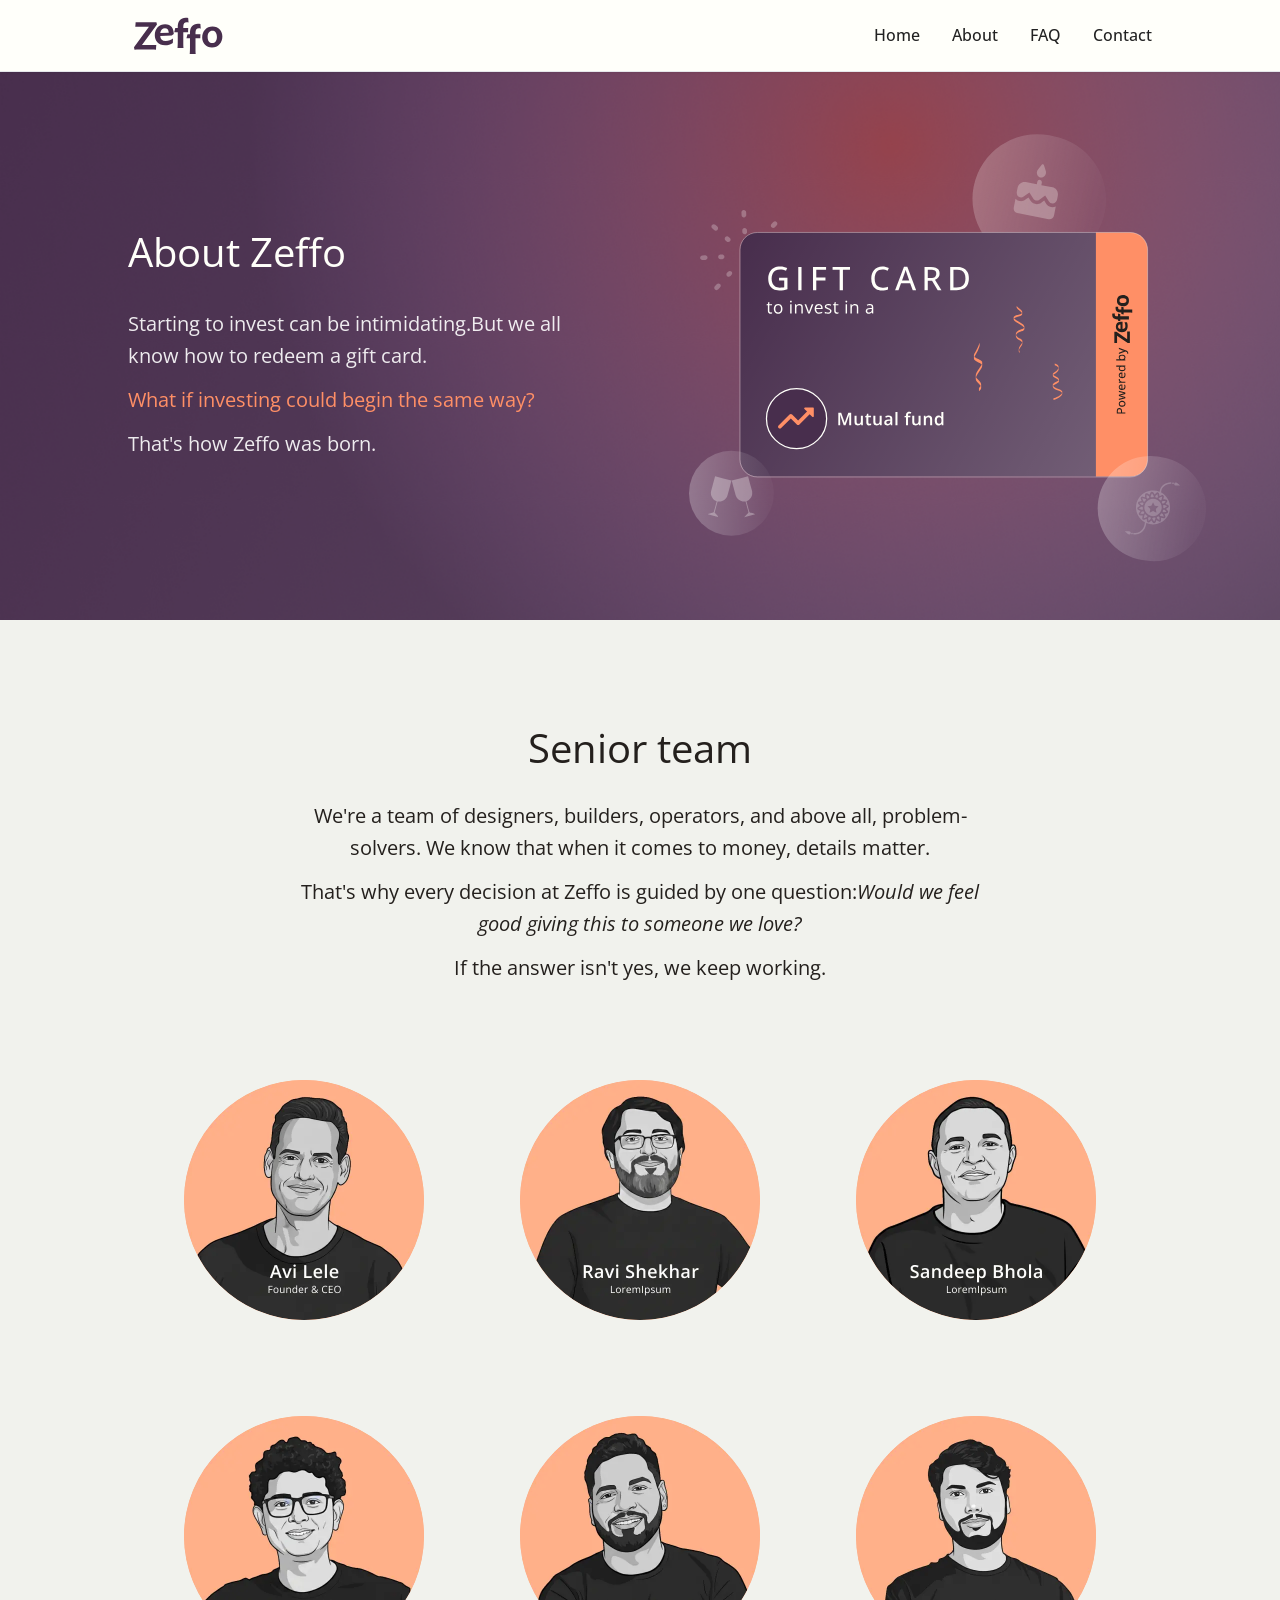
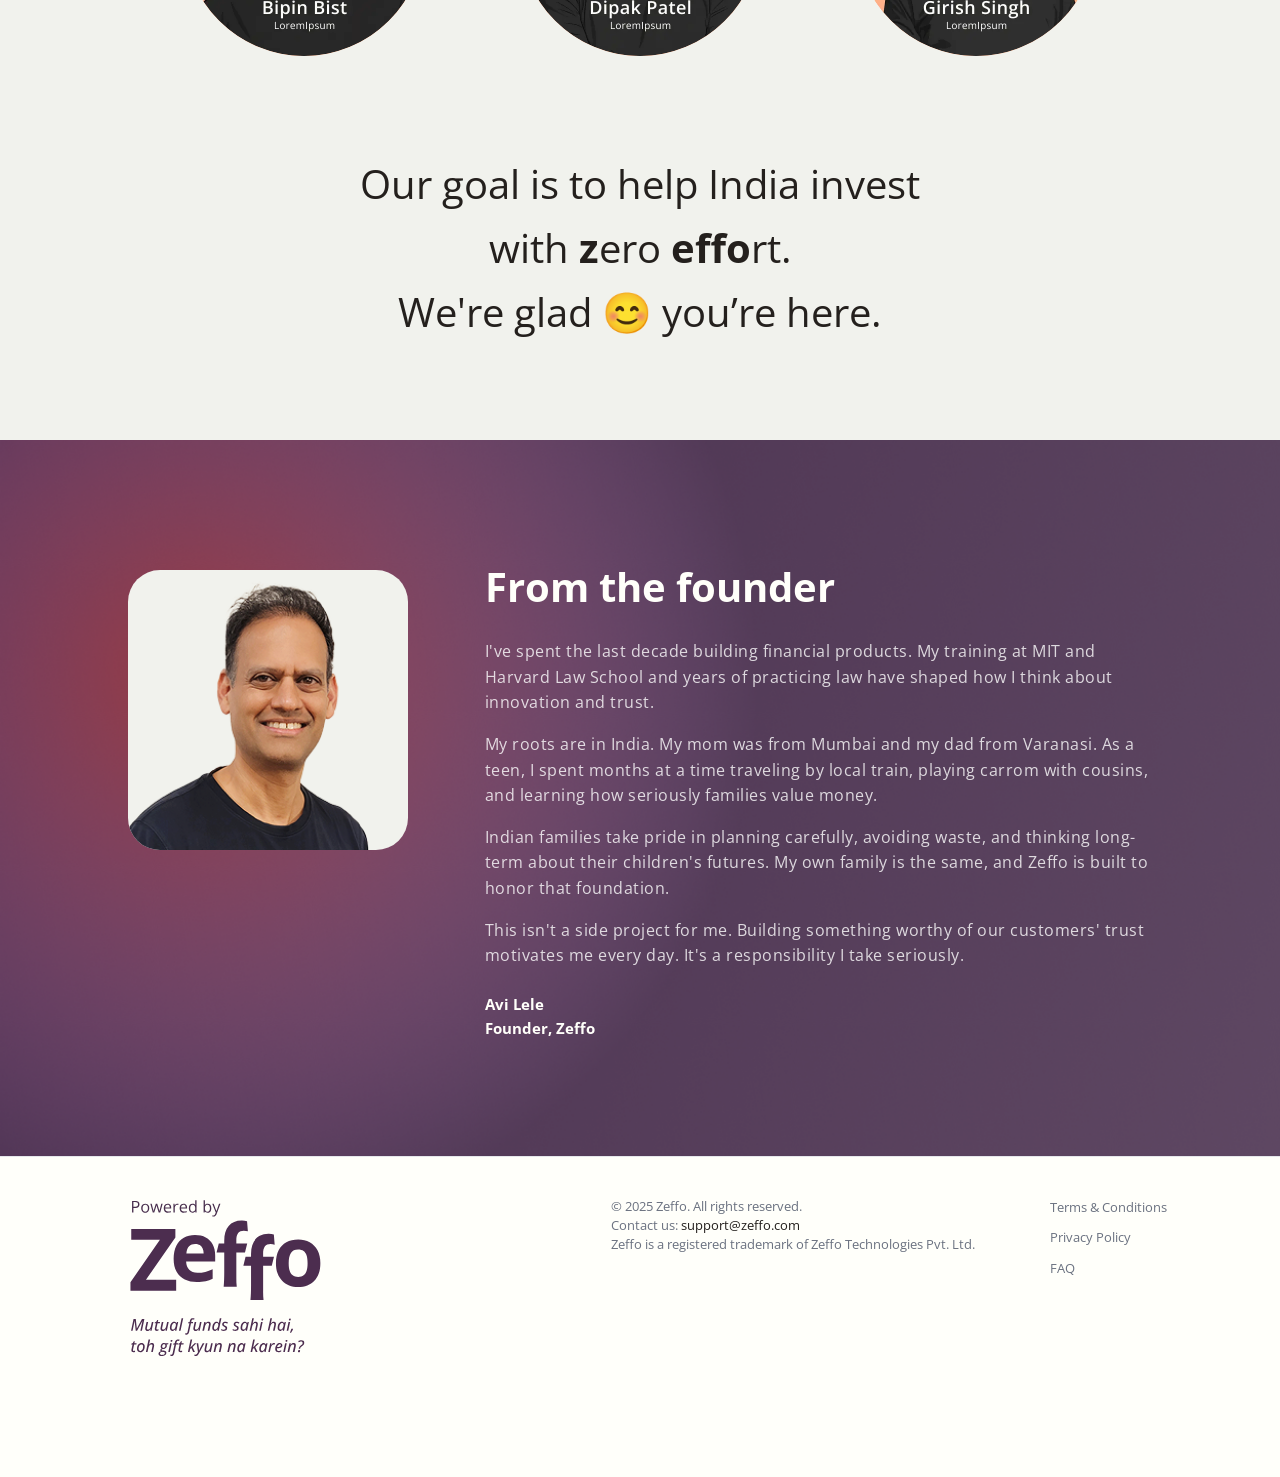
<file: about.html>
<!DOCTYPE html>
<html lang="en">
<head>
  <meta charset="UTF-8">
  <meta name="viewport" content="width=device-width, initial-scale=1.0">
  <title>About Us — Zeffo</title>
  <meta name="description" content="Learn about Zeffo — the team and mission behind mutual fund gift cards.">
  <link rel="preconnect" href="https://fonts.googleapis.com">
  <link rel="preconnect" href="https://fonts.gstatic.com" crossorigin>
  <link rel="stylesheet" href="https://fonts.googleapis.com/css2?family=Open+Sans:wght@400;500;600;700&display=swap">
  <link rel="stylesheet" href="css/style.css">
</head>
<body>

  <!-- Header -->
  <header class="header" role="banner">
    <div class="header__container">
      <a href="index.html" class="header__logo" aria-label="Zeffo Home">
        <img src="assets/images/logo.svg" alt="Zeffo" height="36">
      </a>

      <button class="header__menu-btn" aria-label="Open menu" aria-expanded="false" aria-controls="nav-menu">
        <span class="header__menu-icon"></span>
      </button>

      <nav class="header__nav" id="nav-menu" role="navigation" aria-label="Main navigation">
        <ul class="header__nav-list">
          <li><a href="index.html" class="header__nav-link">Home</a></li>
          <li><a href="about.html" class="header__nav-link header__nav-link--active">About</a></li>
          <li><a href="faqs.html" class="header__nav-link">FAQ</a></li>
          <li><a href="contact.html" class="header__nav-link">Contact</a></li>
        </ul>
      </nav>
    </div>
  </header>

  <main>
    <!-- About Banner -->
    <section class="about-banner">
      <div class="about-banner__container">
        <div class="about-banner__text">
          <h1 class="about-banner__heading">About Zeffo</h1>
          <p class="about-banner__line">Starting to invest can be intimidating.But we all know how to redeem a gift card.</p>
          <p class="about-banner__line about-banner__line--highlight">What if investing could begin the same way?</p>
          <p class="about-banner__line">That's how Zeffo was born.</p>
        </div>
        <div class="about-banner__image">
          <img src="assets/images/about_gc.svg" alt="Zeffo gift card" width="697" height="518">
        </div>
      </div>
    </section>

    <!-- Senior Team Section -->
    <section class="senior-team">
      <div class="senior-team__container">
        <h2 class="senior-team__heading">Senior team</h2>
        <p class="senior-team__desc">We're a team of designers, builders, operators, and above all, problem-solvers. We know that when it comes to money, details matter.</p>
        <p class="senior-team__desc">That's why every decision at Zeffo is guided by one question:<em>Would we feel good giving this to someone we love?</em></p>
        <p class="senior-team__desc">If the answer isn't yes, we keep working.</p>

        <div class="senior-team__grid">
          <div class="senior-team__member">
            <div class="senior-team__photo">
              <img src="assets/images/team_1.webp" alt="Team member" width="576" height="577" loading="lazy">
            </div>
            <!-- <p class="senior-team__name">Avi Lele</p>
            <p class="senior-team__role">Founder & CEO</p> -->
          </div>
          <div class="senior-team__member">
            <div class="senior-team__photo">
              <img src="assets/images/team_2.webp" alt="Team member" width="782" height="781" loading="lazy">
            </div>
            <!-- <p class="senior-team__name">Ravi Shekhar</p>
            <p class="senior-team__role">LoremIpsum</p> -->
          </div>
          <div class="senior-team__member">
            <div class="senior-team__photo">
              <img src="assets/images/team_3.webp" alt="Team member" width="673" height="673" loading="lazy">
            </div>
            <!-- <p class="senior-team__name">Sandeep Bhola</p>
            <p class="senior-team__role">LoremIpsum</p> -->
          </div>
          <div class="senior-team__member">
            <div class="senior-team__photo">
              <img src="assets/images/team_4.webp" alt="Team member" width="733" height="733" loading="lazy">
            </div>
            <!-- <p class="senior-team__name">Bipin Bist</p>
            <p class="senior-team__role">LoremIpsum</p> -->
          </div>
          <div class="senior-team__member">
            <div class="senior-team__photo">
              <img src="assets/images/team_5.webp" alt="Team member" width="653" height="653" loading="lazy">
            </div>
            <!-- <p class="senior-team__name">Dipak Patel</p>
            <p class="senior-team__role">LoremIpsum</p> -->
          </div>
          <div class="senior-team__member">
            <div class="senior-team__photo">
              <img src="assets/images/team_6.webp" alt="Team member" width="618" height="617" loading="lazy">
            </div>
            <!-- <p class="senior-team__name">Girish Pratap Singh</p>
            <p class="senior-team__role">LoremIpsum</p> -->
          </div>
        </div>
        <div class="team__goal">
          <p class="senior-team__goal">Our goal is to help India invest <br/>with <b>z</b>ero <b>effo</b>rt.</p>
          <p class="senior-team__goal">We're glad 😊 you’re here.</p>
        </div>
      </div>
    </section>

    <!-- From the Founder Section -->
    <section class="founder">
      <div class="founder__container">
        <div class="founder__image">
          <img src="assets/images/founder.png" alt="Founder" width="273" height="273" loading="lazy">
        </div>
        <div class="founder__text">
          <h2 class="founder__heading">From the founder</h2>
          <p class="founder__desc">I've spent the last decade building financial products. My training at MIT and Harvard Law School and years of practicing law have shaped how I think about innovation and trust.</p>
          <p class="founder__desc">My roots are in India. My mom was from Mumbai and my dad from Varanasi.  As a teen, I spent months at a time traveling by local train, playing carrom with cousins, and learning how seriously families value money.</p>
          <p class="founder__desc">Indian families take pride in planning carefully, avoiding waste, and thinking long-term about their children's futures. My own family is the same, and Zeffo is built to honor that foundation.</p>
          <p class="founder__desc">This isn't a side project for me. Building something worthy of our customers' trust motivates me every day. It's a responsibility I take seriously.</p>
          <p class="founder__sign"><strong>Avi Lele<br>Founder, Zeffo</strong></p>
        </div>
      </div>
    </section>
  </main>

  <!-- Footer -->
  <footer class="footer">
    <div class="footer__container">
      <div class="footer__logo">
        <img src="assets/images/logo_tagline.svg" alt="Zeffo — Gift the power of investing" width="237" height="195" loading="lazy">
      </div>
      <div class="footer__right">
        <div class="footer__info">
          <p class="footer__copyright">&copy; 2025 Zeffo. All rights reserved.</p>
          <p class="footer__contact">Contact us: <a href="mailto:support@zeffo.com">support@zeffo.com</a></p>
          <p class="footer__trademark">Zeffo is a registered trademark of Zeffo Technologies Pvt. Ltd.</p>
        </div>
        <div class="footer__links">
          <a href="tnc.html">Terms &amp; Conditions</a>
          <a href="privacy.html">Privacy Policy</a>
          <a href="faqs.html">FAQ</a>
        </div>
      </div>
    </div>
  </footer>

  <script src="js/main.js" defer></script>
</body>
</html>
</file>
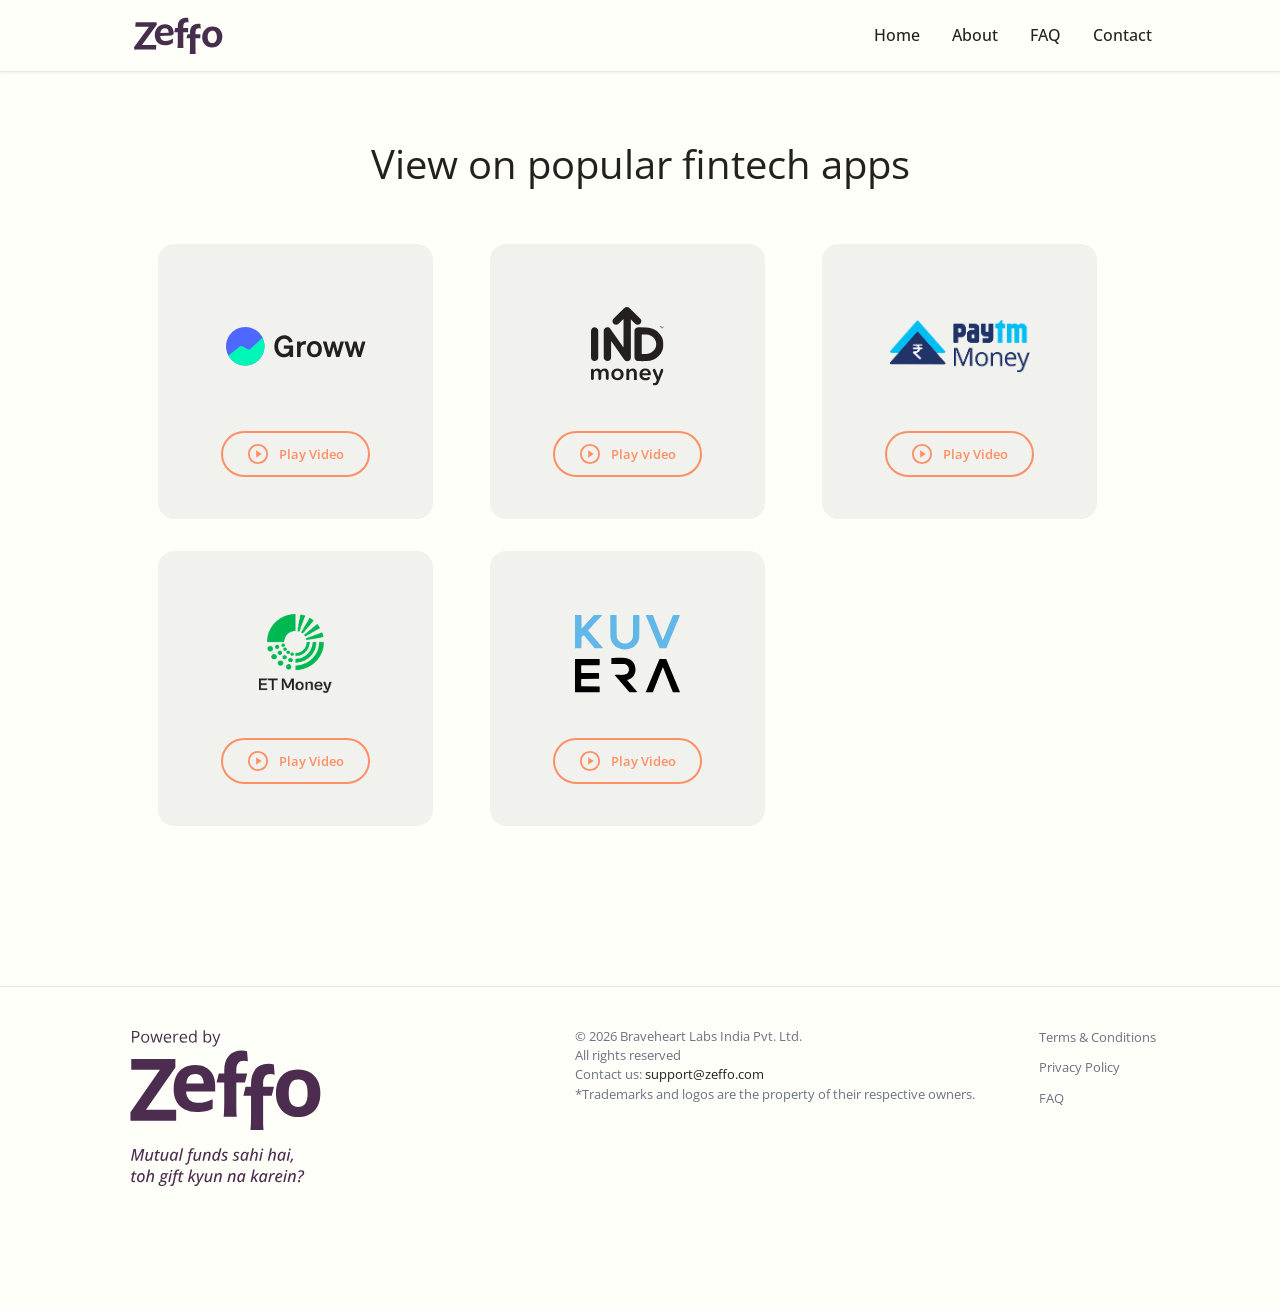
<file: videos.html>
<!DOCTYPE html>
<html lang="en">
<head>
  <meta charset="UTF-8">
  <meta name="viewport" content="width=device-width, initial-scale=1.0">
  <title>Videos — Zeffo</title>
  <meta name="description" content="Watch how to view and manage your mutual fund gift card units on popular fintech apps.">
  <link rel="preconnect" href="https://fonts.googleapis.com">
  <link rel="preconnect" href="https://fonts.gstatic.com" crossorigin>
  <link rel="stylesheet" href="https://fonts.googleapis.com/css2?family=Open+Sans:wght@400;500;600;700&display=swap">
  <link rel="stylesheet" href="css/style.css">
</head>
<body>

  <!-- Header -->
  <header class="header" role="banner">
    <div class="header__container">
      <a href="index.html" class="header__logo" aria-label="Zeffo Home">
        <img src="assets/images/logo.svg" alt="Zeffo" height="36">
      </a>

      <button class="header__menu-btn" aria-label="Open menu" aria-expanded="false" aria-controls="nav-menu">
        <span class="header__menu-icon"></span>
      </button>

      <nav class="header__nav" id="nav-menu" role="navigation" aria-label="Main navigation">
        <ul class="header__nav-list">
          <li><a href="index.html" class="header__nav-link">Home</a></li>
          <li><a href="about.html" class="header__nav-link">About</a></li>
          <li><a href="faqs.html" class="header__nav-link">FAQ</a></li>
          <li><a href="contact.html" class="header__nav-link">Contact</a></li>
        </ul>
      </nav>
    </div>
  </header>

  <main>
    <!-- Videos Section -->
    <section class="vidpage">
      <div class="vidpage__container">
        <h2 class="vidpage__heading">View on popular fintech apps</h2>
        <div class="vidpage__grid">

          <button class="vidpage__tile" data-video="assets/videos/GROWW.mp4" aria-label="Play Groww video">
            <div class="img__cont"><img src="assets/images/logo-groww.svg" alt="Groww" class="vidpage__logo" loading="lazy"></div>
            <span class="vidpage__cta">Play Video</span>
          </button>

          <button class="vidpage__tile" data-video="assets/videos/IND_MONEY.mp4" aria-label="Play INDmoney video">
            <div class="img__cont"><img src="assets/images/logo-ind-money.svg" alt="INDmoney" class="vidpage__logo" loading="lazy"></div>
            <span class="vidpage__cta">Play Video</span>
          </button>

          <button class="vidpage__tile" data-video="assets/videos/PAYTM_MONEY.mp4" aria-label="Play Paytm Money video">
            <div class="img__cont"><img src="assets/images/logo-paytm-money.png" alt="Paytm Money" class="vidpage__logo" loading="lazy"></div>
            <span class="vidpage__cta">Play Video</span>
          </button>

          <button class="vidpage__tile" data-video="assets/videos/ET_MONEY.mp4" aria-label="Play ET Money video">
            <div class="img__cont"><img src="assets/images/logo-et-money.png" alt="ET Money" class="vidpage__logo" loading="lazy"></div>
            <span class="vidpage__cta">Play Video</span>
          </button>

          <button class="vidpage__tile" data-video="assets/videos/KUVERA.mp4" aria-label="Play Kuvera video">
            <div class="img__cont"><img src="assets/images/logo-kuvera.svg" alt="Kuvera" class="vidpage__logo" loading="lazy"></div>
            <span class="vidpage__cta">Play Video</span>
          </button>
        </div>
      </div>
    </section>

    <!-- Video Overlay -->
    <div class="vidpage__overlay" id="video-overlay" aria-hidden="true" role="dialog" aria-label="Video player">
      <div class="vidpage__overlay-content">
        <button class="vidpage__overlay-close" aria-label="Close video">&times;</button>
        <div class="vidpage__overlay-player">
          <video id="video-player" controls playsinline>
            <source id="video-source" src="" type="video/mp4">
            Your browser does not support the video tag.
          </video>
        </div>
      </div>
    </div>
  </main>

  <!-- Footer -->
  <footer class="footer">
    <div class="footer__container">
      <div class="footer__logo">
        <img src="assets/images/logo_tagline.svg" alt="Zeffo — Gift the power of investing" width="237" height="195" loading="lazy">
      </div>
      <div class="footer__right">
        <div class="footer__info">
          <p class="footer__copyright">&copy; 2026 Braveheart Labs India Pvt. Ltd.<br/>All rights reserved</p>
          <p class="footer__contact">Contact us: <a href="mailto:support@zeffo.com">support@zeffo.com</a></p>
          <p class="footer__trademark">*Trademarks and logos are the property of their respective owners.</p>
        </div>
        <div class="footer__links">
          <a href="tnc.html">Terms &amp; Conditions</a>
          <a href="privacy.html">Privacy Policy</a>
          <a href="faqs.html">FAQ</a>
        </div>
      </div>
    </div>
  </footer>

  <script src="js/main.js" defer></script>
</body>
</html>
</file>
<file: css/style.css>
/* ============================================
   CSS Reset & Base
   ============================================ */

*,
*::before,
*::after {
  margin: 0;
  padding: 0;
  box-sizing: border-box;
}

:root {
  /* Colors */
  --color-primary: #1a73e8;
  --color-primary-dark: #1557b0;
  --color-text: #24201d;
  --color-text-light: #6b7280;
  --color-white: #fffffa;
  --color-bg: #ffffff;
  --color-border: #e5e7eb;
  --color-gray: #f1f2ed;
  --color-accent: #ff8f66;
  --color-accent-dark: #e67a50;

  /* Header */
  --header-height: 72px;

  /* Typography */
  --font-family: 'Open Sans', sans-serif;

  /* Spacing */
  --container-max: 100%;
  --container-padding: 10%;
}

html {
  font-size: 16px;
  -webkit-text-size-adjust: 100%;
}

body {
  font-family: var(--font-family);
  color: var(--color-text);
  background-color: var(--color-bg);
  line-height: 1.6;
}

a {
  text-decoration: none;
  color: inherit;
}

ul {
  list-style: none;
}

img {
  max-width: 100%;
  height: auto;
  display: block;
}

/* ============================================
   Buttons
   ============================================ */

.btn {
  display: inline-block;
  font-family: var(--font-family);
  font-size: 0.938rem;
  font-weight: 400;
  text-align: center;
  border: none;
  border-radius: 6px;
  padding: 10px 28px;
  cursor: pointer;
  transition: background-color 0.2s ease, transform 0.1s ease;
}

.btn:focus-visible {
  outline: 2px solid var(--color-white);
  outline-offset: 3px;
}

.btn--primary {
  background-color: var(--color-white);
  color: var(--color-text);
  border-radius: 50px;
}

.btn--primary:hover {
  background-color: var(--color-border);
}

.btn:active {
  transform: scale(0.97);
}

/* ============================================
   Header
   ============================================ */

.header {
  position: sticky;
  top: 0;
  z-index: 1000;
  height: var(--header-height);
  background-color: var(--color-white);
  border-bottom: 1px solid var(--color-border);
  box-shadow: 0 1px 3px rgba(0, 0, 0, 0.06);
}

.header__container {
  max-width: var(--container-max);
  margin: 0 auto;
  padding: 0 var(--container-padding);
  height: 100%;
  display: flex;
  align-items: center;
  justify-content: space-between;
}

/* Logo */

.header__logo {
  display: flex;
  align-items: center;
  flex-shrink: 0;
}

.header__logo img {
  height: 3.75vw;
  width: auto;
}

/* Desktop nav */

.header__nav-list {
  display: flex;
  align-items: center;
  gap: 2.5vw;
}

.header__nav-link {
  font-size: 1.25vw;
  font-weight: 500;
  color: #222222;
  padding: 4px 0;
  text-decoration: none;
}

.header__nav-link:hover,
.header__nav-link:focus-visible {
  color: #222222;
}

.header__nav-link--active {
  color: #222222;
}

/* Focus styles for accessibility */

.header__nav-link:focus-visible {
  outline: 2px solid var(--color-primary);
  outline-offset: 4px;
  border-radius: 2px;
}

/* Hamburger button — hidden on desktop */

.header__menu-btn {
  display: none;
  background: none;
  border: none;
  cursor: pointer;
  padding: 8px;
  z-index: 1001;
  -webkit-tap-highlight-color: transparent;
}

.header__menu-icon,
.header__menu-icon::before,
.header__menu-icon::after {
  display: block;
  width: 24px;
  height: 2px;
  background-color: var(--color-text);
  border-radius: 2px;
  transition: transform 0.3s ease, opacity 0.3s ease;
}

.header__menu-icon {
  position: relative;
}

.header__menu-icon::before,
.header__menu-icon::after {
  content: '';
  position: absolute;
  left: 0;
}

.header__menu-icon::before {
  top: -7px;
}

.header__menu-icon::after {
  top: 7px;
}

/* Hamburger → X animation */

.header__menu-btn[aria-expanded="true"] .header__menu-icon {
  background-color: transparent;
}

.header__menu-btn[aria-expanded="true"] .header__menu-icon::before {
  top: 0;
  transform: rotate(45deg);
}

.header__menu-btn[aria-expanded="true"] .header__menu-icon::after {
  top: 0;
  transform: rotate(-45deg);
}

/* ============================================
   Hero Section
   ============================================ */

.hero {
  height: 42vw;
  position: relative;
  display: flex;
  align-items: center;
  overflow: hidden;
}

.hero__bg {
  position: absolute;
  inset: 0;
  z-index: 0;
}

.hero__bg-img {
  position: absolute;
  inset: 0;
  width: 100%;
  height: 100%;
  object-fit: cover;
  opacity: 0;
  transition: opacity 3s ease;
}

.hero__bg-img img {
  width: 100%;
  height: 100%;
  object-fit: cover;
}

.hero__bg-img--active {
  opacity: 1;
}

.hero__badge-wrap {
  position: absolute;
  top: 0;
  right: 0;
  width: 150px;
  height: 120px;
  background: linear-gradient(to bottom left, #01A886 50%, transparent 50%);
  z-index: 2;
  display: flex;
  align-items: flex-start;
  justify-content: flex-end;
  padding: 15px 5px 0 0;
}

.hero__badge {
  width: 90px;
  height: auto;
}

.hero__content {
  position: relative;
  z-index: 1;
  max-width: var(--container-max);
  margin: 0 auto;
  padding: 60px var(--container-padding);
  width: 100%;
}

.hero__title {
  font-size: 3.125vw;
  font-weight: 400;
  line-height: 1.2;
  color: var(--color-white);
  max-width: 40%;
  margin-bottom: 20px;
}

.hero__subtitle {
  font-size: 1.5625vw;
  font-weight: 400;
  line-height: 1.5;
  color: var(--color-white);
  max-width: 50%;
  opacity: 0.9;
}

/* ============================================
   Gift Cards Section
   ============================================ */

.giftcards {
  background-color: #482e4d;
  padding: 0;
}

.giftcards__container {
  max-width: var(--container-max);
  margin: 0 auto;
  padding: 8vw var(--container-padding);
}

.giftcards__grid {
  display: flex;
  justify-content: space-between;
  align-items: stretch;
}

.giftcards__item {
  display: flex;
  flex-direction: column;
  align-items: center;
  gap: 3vw;
  flex: 0 0 25vw;
}

.giftcards__item .btn {
  font-size: 1.2vw;
  line-height: 1.25vw;
  padding: 1vw 2.5vw;
}

.giftcards__image {
  width: 100%;
  border-radius: 12px;
  box-shadow: 0 4px 16px rgba(0, 0, 0, 0.25);
}

/* ============================================
   Steps Section
   ============================================ */

.steps {
  background-color: var(--color-white);
  padding-top: 6.37vw;
}

.steps__container {
  max-width: var(--container-max);
  margin: 0 auto;
  padding: 0 var(--container-padding);
}

.steps__heading {
  text-align: center;
  font-size: 3.125vw;
  font-weight: 400;
  color: var(--color-text);
  margin-bottom: 2vw;
}

.steps__grid {
  display: flex;
  justify-content: center;
  align-items: flex-start;
  gap: 2vw;
}

.steps__item {
  flex: 1;
}

.steps__image {
  width: 100%;
  border-radius: 12px;
}

/* ============================================
   Info Card Section
   ============================================ */

.infocard {
  padding: 10vw var(--container-padding);
  background-color: var(--color-white);
  display: flex;
  justify-content: center;
}

.infocard__card {
  background-color: var(--color-gray);
  border-radius: 16px;
  box-shadow: 0 2px 12px rgba(0, 0, 0, 0.08);
  display: flex;
  align-items: stretch;
  overflow: hidden;
  width: 80vw;
  padding: 8vw 5vw;
  position: relative;
}

.infocard__text {
  width: 35vw;
}

.infocard__subtitle {
  font-size: 2.5vw;
  font-weight: 400;
  color: var(--color-text);
  margin-bottom: 14px;
  line-height: 1.25;
}

.infocard__desc {
  font-size: 1.1vw;
  line-height: 1.55;
  color: var(--color-text-light);
  margin-bottom: 20px;
}

.infocard__cta {
  font-size: 1.25vw;
  font-weight: 700;
  color: var(--color-accent);
  text-decoration: underline;
  transition: color 0.2s ease;
}

.infocard__cta:hover {
  color: var(--color-accent-dark);
}

.infocard__cta:focus-visible {
  outline: 2px solid var(--color-primary);
  outline-offset: 3px;
  border-radius: 2px;
}

.infocard__image {
  width: 35vw;
  position: absolute;
  bottom: 0;
  right: 0;
}

.infocard__image img {
  width: 100%;
  border-radius: 8px;
}

/* ============================================
   Trust Section
   ============================================ */

.trust {
  padding: 9vw var(--container-padding) 9vw;
  background-color: var(--color-gray);
}

.trust__container {
  margin: 0 auto;
  text-align: center;
}

.trust__heading {
  font-size: 3.125vw;
  font-weight: 400;
  color: var(--color-text);
  margin-bottom: 16px;
}

.trust__heading br {
  display: none;
}

.trust__subheading {
  font-size: 1.25vw;
  line-height: 1.55;
  color: var(--color-text);
  margin: 0 19.5vw 4.5vw;
}

.trust__logos {
  display: flex;
  justify-content: center;
  align-items: center;
  gap: 8vw;
  flex-wrap: wrap;
}

.trust__logo-item {
  display: flex;
  align-items: center;
  justify-content: center;
}

.trust__logo-item img {
  height: 8vw;
  width: auto;
  object-fit: contain;
  opacity: 0.85;
  transition: opacity 0.2s ease;
}

.trust__logo-item img:hover {
  opacity: 1;
}

/* Partner subsection */

.partners {
  display: flex;
  align-items: center;
  gap: 1.875vw;
  margin-top: 5.5vw;
  padding: 2.25vw 6.25vw;
  background-color: #482E4D;
  border-radius: 16px;
  margin-left: auto;
  margin-right: auto;
  text-align: left;
}

.pine-labs-logo {
  flex-shrink: 0;
}

.pine-labs-logo img {
  width: 15vw;
  height: auto;
}

.pine-labs-desc {
  border-left: 1px solid white;
  padding-left: 2vw;
}

.partners h3 {
  font-size: 1.25vw;
  font-weight: 400;
  color: var(--color-white);
  margin-bottom: 6px;
}

.partners p {
  font-size: 1.1vw;
  line-height: 1.5;
  color: rgba(255, 255, 255, 0.7);
}

/* ============================================
   Video Section
   ============================================ */

.video-section {
  background-color: #24201d;
  padding: min(120px, 10vw) 0;
  /* max-height: 425px; */
}

.video-section__container {
  max-width: var(--container-max);
  margin: 0 auto;
  padding: 0 var(--container-padding);
  display: flex;
  align-items: center;
  gap: 3.75vw;
  height: 100%;
}

.video-section__text {
  flex: 1;
}

.video-section__heading {
  font-size: 2.5vw;
  font-weight: 400;
  color: var(--color-white);
  margin-bottom: 14px;
  line-height: 1.2;
}

.video-section__subheading {
  font-size: 1.17vw;
  line-height: 1.5;
  color: rgba(255, 255, 255, 0.7);
  margin-bottom: 20px;
}

.video-section__cta {
  font-size: 1.25vw;
  font-weight: 700;
  color: var(--color-accent);
  text-decoration: underline;
  transition: color 0.2s ease;
}

.video-section__cta:hover {
  color: var(--color-accent-dark);
}

.video-section__cta:focus-visible {
  outline: 2px solid var(--color-primary);
  outline-offset: 3px;
  border-radius: 2px;
}

.video-section__player {
  flex: 1;
  border-radius: 12px;
  overflow: hidden;
  aspect-ratio: 16 / 9;
}

.video-section__player iframe {
  width: 100%;
  height: 100%;
  display: block;
}

/* ============================================
   Team Section
   ============================================ */

.team {
  background-color: #482e4d;
  padding: 4.7vw 0 0;
}

.team__container {
  max-width: var(--container-max);
  margin: 0 auto;
  padding: 0 var(--container-padding);
  text-align: center;
}

.team__heading {
  font-size: 2.5vw;
  font-weight: 400;
  color: var(--color-white);
  margin-bottom: 16px;
  letter-spacing: 1px;
}

.team__desc {
  font-size: 1.25vw;
  line-height: 1.5;
  color: rgba(255, 255, 255, 0.75);
  max-width: 62.5vw;
  margin: 0 auto 1.5vw;
}

.team-section__cta {
  font-size: 1.25vw;
  font-weight: 700;
  color: var(--color-accent);
  text-decoration: underline;
  display: inline-block;
  transition: color 0.2s ease;
}

.team-section__cta:hover {
  color: var(--color-accent-dark);
}

.team__image {
  margin: 0 auto;
}

.team__image img {
  width: 80%;
  margin: auto;
  border-radius: 12px;
}

/* ============================================
   Multiplier Section
   ============================================ */

.multiplier {
  padding: 6.25vw 0;
  background-color: var(--color-gray);
}

.multiplier__container {
  max-width: var(--container-max);
  margin: 0 auto;
  padding: 0 var(--container-padding);
  display: flex;
  align-items: center;
  gap: 8vw;
}

.multiplier__image {
  flex: 1;
  display: flex;
  justify-content: center;
}

.multiplier__image img {
  width: 75%;
}

.multiplier__text {
  flex: 1;
}

.multiplier__heading {
  font-size: 3.125vw;
  font-weight: 400;
  color: var(--color-text);
  margin-bottom: 14px;
}

.multiplier__intro {
  font-size: 1.25vw;
  line-height: 1.5;
  color: var(--color-text);
  margin-bottom: 20px;
}

.multiplier__list {
  list-style: disc;
  padding-left: 20px;
  margin-bottom: 24px;
}

.multiplier__list li {
  font-size: 1.25vw;
  line-height: 1.5;
  color: var(--color-text);
}

.multiplier__footer {
  font-size: 1.25vw;
  color: var(--color-text);
}

.multiplier__footer a {
  color: var(--color-accent);
  font-weight: 600;
  transition: color 0.2s ease;
}

.multiplier__footer a:hover {
  color: var(--color-accent-dark);
}

/* ============================================
   Follow Us Section
   ============================================ */

.follow {
  background-color: var(--color-accent);
  background-image: url('../assets/images/follow_bg.png');
  background-size: cover;
  background-position: center;
  background-repeat: no-repeat;
  padding: 7vw 0;
}

.follow__container {
  max-width: var(--container-max);
  margin: 0 auto;
  padding: 0 var(--container-padding);
  display: flex;
  align-items: center;
  gap: 3.75vw;
}

.follow__text {
  width: 47vw;
}

.follow__heading {
  font-size: 3.125vw;
  font-weight: 400;
  color: var(--color-text);
  margin-bottom: 14px;
}

.follow__desc {
  font-size: 1.25vw;
  line-height: 1.5;
  color: var(--color-text);
  margin-bottom: 24px;
}

.follow__socials {
  display: flex;
  gap: 1.25vw;
}

.follow__social-link {
  display: inline-block;
  transition: transform 0.2s ease;
}

.follow__social-link img {
  width: 11vw;
  height: 3.125vw;
}

.follow__social-link:hover {
  transform: translateY(-2px);
}

.follow__social-link:focus-visible {
  outline: 2px solid var(--color-white);
  outline-offset: 3px;
  border-radius: 4px;
}


/* ============================================
   Footer
   ============================================ */

.footer {
  background-color: var(--color-white);
  padding: 3.125vw 0 9.375vw;
  border-top: 1px solid var(--color-border);
}

.footer__container {
  max-width: var(--container-max);
  margin: 0 auto;
  padding: 0 var(--container-padding);
  display: flex;
  align-items: flex-start;
  justify-content: space-between;
  gap: 3.75vw;
}

.footer__logo img {
  height: 12.5vw;
  width: auto;
}

.footer__right {
  display: flex;
  gap: 4.7vw;
}

.footer__info {
  flex: 0 0 70%;
}

.footer__info p {
  font-size: 1vw;
  line-height: 1.5;
  color: var(--color-text-light);
}

.footer__info a {
  color: var(--color-text);
  transition: color 0.2s ease;
}

.footer__info a:hover {
  color: var(--color-primary);
}

.footer__links {
  flex: 0 0 30%;
  display: flex;
  flex-direction: column;
  gap: 10px;
}

.footer__links a {
  font-size: 1vw;
  color: var(--color-text-light);
  transition: color 0.2s ease;
}

.footer__links a:hover {
  color: var(--color-primary);
}

.footer__links a:focus-visible {
  outline: 2px solid var(--color-primary);
  outline-offset: 3px;
  border-radius: 2px;
}

/* ============================================
   About Page
   ============================================ */

.about-banner {
  background-image: url('../assets/images/about_bg1.png');
  background-size: cover;
  background-position: center;
  background-repeat: no-repeat;
  padding: 4vw 0;
}

.about-banner__container {
  max-width: var(--container-max);
  margin: 0 auto;
  padding: 0 var(--container-padding);
  display: flex;
  align-items: center;
  padding-right: 2vw;
  gap: 48px;
}

.about-banner__text {
  flex: 0 1 42%;
}

.about-banner__heading {
  font-size: 3.125vw;
  font-weight: 400;
  color: var(--color-white);
  margin-bottom: 24px;
}

.about-banner__line {
  font-size: 1.562vw;
  line-height: 1.6;
  margin-bottom: 12px;
  color: rgba(255, 255, 255, 0.9);
}

.about-banner__line--highlight {
  color: var(--color-accent);
}

.about-banner__image {
  flex: 1;
  display: flex;
  justify-content: center;
}

.about-banner__image img {
  max-width: 800px;
  width: 41vw;
  border-radius: 12px;
}

/* Senior Team */

.senior-team {
  background-color: #f1f2ed;
  padding: 7.5vw 0;
  text-align: center;
}

.senior-team__container {
  max-width: var(--container-max);
  margin: 0 auto;
  padding: 0 var(--container-padding);
}

.senior-team__heading {
  font-size: 3.125vw;
  font-weight: 400;
  color: var(--color-text);
  margin-bottom: 20px;
}

.senior-team__desc {
  font-size: 1.562vw;
  line-height: 1.6;
  color: var(--color-text);
  max-width: 55vw;
  margin: 0 auto 12px;
}

.senior-team__desc em {
  font-style: italic;
  color: var(--color-text);
}

.senior-team__grid {
  display: grid;
  grid-template-columns: repeat(3, 18.75vw);
  justify-content: center;
  gap: 7.5vw;
  margin: 7.5vw auto;
}

.senior-team__member {
  width: 18.75vw;
  height: 18.75vw;
}

.senior-team__photo {
  width: 18.75vw;
  height: 18.75vw;
  border-radius: 50%;
  background-color: #FFB088;
  overflow: hidden;
  margin: 0 auto 12px;
}

.senior-team__photo img {
  object-fit: cover;
}

.senior-team__name {
  font-size: 1.1vw;
  font-weight: 600;
  color: var(--color-white);
  margin-bottom: 2px;
  position: relative;
  top: -5.5vw;
}

.senior-team__role {
  font-size: 1vw;
  color: rgba(255, 255, 255, 0.6);
  position: relative;
  top: -5.5vw;
}

.team__goal {
  margin-top: 5vw;
}

.senior-team__goal {
  font-size: 3.125vw;
  font-weight: 400;
}

/* From the Founder */

.founder {
  background-image: url('../assets/images/about_bg2.png');
  background-size: cover;
  background-position: center;
  background-repeat: no-repeat;
  padding: 9vw 0;
}

.founder__container {
  max-width: var(--container-max);
  margin: 0 auto;
  padding: 0 var(--container-padding);
  display: flex;
  align-items: flex-start;
  gap: 6vw;
}

.founder__image {
  margin-top: 15px;
  flex: 0 0 21.875vw;
  border-radius: 32px;
  overflow: hidden;
  background: #F1F2ED;
}

.founder__image img {
  width: 100%;
  border-radius: 16px;
}

.founder__text {
  flex: 1;
}

.founder__heading {
  font-size: 3.125vw;
  color: var(--color-white);
  margin-bottom: 20px;
}

.founder__desc {
  font-size: 1.25vw;
  line-height: 1.6;
  color: rgba(255, 255, 255, 0.8);
  margin-bottom: 16px;
  letter-spacing: 0.5px;
}

.founder__sign {
  font-size: 1.17vw;
  line-height: 1.6;
  color: rgba(255, 255, 255, 0.9);
  margin-top: 24px;
}

.founder__sign strong {
  color: var(--color-white);
}

/* ============================================
   FAQ Page
   ============================================ */

.faq-hero {
  padding: 4.7vw 0 3.125vw;
  text-align: center;
  background-color: var(--color-white);
}

.faq-hero__title {
  font-size: 4.5vw;
  font-weight: 500;
  color: var(--color-text);
  margin-bottom: 12px;
}

.faq-hero__subtitle {
  font-size: 1.25vw;
  color: var(--color-text-light);
}

/* Quick Help */

.quickhelp {
  display: flex;
  justify-content: center;
  padding: 0 0 8vw;
  background-color: var(--color-white);
}

.quickhelp__container {
  max-width: 87.5vw;
  margin: 0 auto;
  padding: 0 var(--container-padding);
  display: flex;
  justify-content: center;
  gap: 1.875vw;
}

.quickhelp__card {
  flex: 1;
  aspect-ratio: 1 / 1;
  max-width: 42.2vw;
  border: 1px solid var(--color-accent);
  border-radius: 12px;
  padding: 3.125vw;
  display: flex;
  flex-direction: column;
  align-items: center;
  text-align: center;
  justify-content: center;
}

.quickhelp__title {
  line-height: 1.1;
  font-size: 3.125vw;
  font-weight: 400;
  color: var(--color-text);
}

.quickhelp__divider {
  border: none;
  height: 2px;
  background-color: var(--color-accent);
  margin: 14px 0;
  width: 100%;
}

.quickhelp__desc {
  font-size: 1.25vw;
  line-height: 1.5;
  color: var(--color-text-light);
  flex: 1;
  margin-bottom: 16px;
}

.quickhelp__cta {
  font-size: 1.25vw;
  font-weight: 700;
  color: var(--color-accent);
  text-decoration: underline;
  transition: color 0.2s ease;
}

.quickhelp__cta:hover {
  color: var(--color-accent-dark);
}

.faq {
  padding: 0 0 60px;
  background-color: var(--color-white);
}

.faq__container {
  max-width: 60vw;
  margin: 0 auto;
  padding: 0 var(--container-padding);
  box-sizing: content-box;
}

/* Category tabs */

.faq__video__container {
  text-align: center;
  display: flex;
  justify-content: center;
  flex-direction: column;
  align-items: center;
}

.faq__video__heading {
  font-size: 2.5vw;
  margin: 3.75vw 0 2.5vw;
}

.faq__video {
  overflow: hidden;
  width: 100%;
  margin-bottom: 48px;
}

.faq__video video {
  width: 100%;
  border: 1px solid #FF8F66;
  border-radius: 16px;
}

.faq__tabs {
  display: flex;
  border: 1px solid var(--color-accent);
  border-radius: 8px;
  overflow: hidden;
  width: 100%;
  max-width: 34.375vw;
  margin: 0 auto 32px;
}

.faq__tab {
  flex: 1;
  background: none;
  text-align: center;
  border: none;
  font-family: var(--font-family);
  font-size: 1.17vw;
  font-weight: 600;
  color: var(--color-text);
  padding: 0.78vw 2.5vw;
  cursor: pointer;
  transition: background-color 0.2s ease, color 0.2s ease;
}

.faq__tab--active {
  background-color: var(--color-accent);
  color: var(--color-white);
}

.faq__tab:focus-visible {
  outline: 2px solid var(--color-primary);
  outline-offset: -2px;
}

.faq__item {
  border-bottom: 1px solid var(--color-border);
}

.faq__question {
  width: 100%;
  background: none;
  border: none;
  padding: 1.5625vw 0;
  font-family: var(--font-family);
  font-size: 1.25vw;
  font-weight: 600;
  color: var(--color-text);
  text-align: left;
  cursor: pointer;
  display: flex;
  justify-content: space-between;
  align-items: center;
  gap: 16px;
}

.faq__question:focus-visible {
  outline: 2px solid var(--color-primary);
  outline-offset: -2px;
  border-radius: 4px;
}

.faq__icon {
  width: 10px;
  height: 10px;
  flex-shrink: 0;
  border-left: 2px solid var(--color-text);
  border-bottom: 2px solid var(--color-text);
  transform: rotate(-45deg);
  transition: transform 0.3s ease;
}

.faq__question[aria-expanded="true"] .faq__icon {
  transform: rotate(135deg);
}

.faq__answer {
  max-height: 0;
  overflow: hidden;
  transition: max-height 0.3s ease;
}

.faq__answer p {
  padding: 0 0 1.5625vw;
  font-size: 1.25vw;
  line-height: 1.5;
  color: var(--color-text-light);
}

.faq__answer a {
  text-decoration: underline;
  color: initial;
}

/* ============================================
   FAQ Contact Section
   ============================================ */

.faq-contact {
  padding: 2vw 0 12vw;
  background-color: var(--color-white);
  text-align: center;
}

.faq-contact__container {
  max-width: 46.875vw;
  margin: 0 auto;
  padding: 0 var(--container-padding);
}

.faq-contact__heading {
  font-size: 2.5vw;
  font-weight: 700;
  color: var(--color-text);
  margin-bottom: 12px;
}

.faq-contact__subheading {
  font-size: 1.25vw;
  line-height: 1.5;
  color: var(--color-text-light);
  margin-bottom: 24px;
}

.faq-contact__cta {
  display: inline-block;
  font-size: 1.25vw;
  font-weight: 600;
  color: var(--color-text);
  text-decoration: none;
  border: 2px solid var(--color-text);
  padding: 0.78vw 2.2vw;
  transition: background-color 0.2s ease, color 0.2s ease;
}

.faq-contact__cta:hover {
  background-color: var(--color-text);
  color: var(--color-white);
}

/* ============================================
   Videos Page
   ============================================ */

.vidpage {
  background-color: var(--color-white);
  padding: 60px 0 12.5vw;
}

.vidpage__container {
  max-width: var(--container-max);
  margin: 0 auto;
  padding: 0 var(--container-padding);
}

.vidpage__heading {
  font-size: 3.125vw;
  font-weight: 400;
  color: var(--color-text);
  text-align: center;
  margin-bottom: 48px;
}

.vidpage__grid {
  display: grid;
  grid-template-columns: repeat(3, 300px);
  justify-content: center;
  gap: 32px;
}

.vidpage__tile {
  width: 275px;
  height: 275px;
  background-color: var(--color-gray);
  border-radius: 16px;
  border: none;
  cursor: pointer;
  display: flex;
  flex-direction: column;
  align-items: center;
  justify-content: center;
  gap: 24px;
  transition: box-shadow 0.2s ease, transform 0.15s ease;
  font-family: var(--font-family);
}

.vidpage__tile:hover {
  box-shadow: 0 4px 20px rgba(0, 0, 0, 0.12);
  transform: translateY(-2px);
}

.vidpage__tile:focus-visible {
  outline: 2px solid var(--color-primary);
  outline-offset: 4px;
}

.vidpage__tile:active {
  transform: scale(0.97);
}

.vidpage__tile .img__cont {
  height: 120px;
  display: flex;
  align-items: center;
}

.vidpage__logo {
  max-width: 140px;
  max-height: 80px;
  object-fit: contain;
}

.vidpage__cta {
  display: inline-flex;
  align-items: center;
  gap: 10px;
  font-size: var(--fs-small);
  font-weight: 600;
  color: var(--color-accent);
  background-color: transparent;
  border: 2px solid var(--color-accent);
  padding: 10px 24px;
  border-radius: 50px;
  pointer-events: none;
  transition: background-color 0.2s ease, color 0.2s ease;
}

.vidpage__cta::before {
  content: '';
  display: inline-block;
  width: 22px;
  height: 22px;
  flex-shrink: 0;
  background-image: url("data:image/svg+xml,%3Csvg xmlns='http://www.w3.org/2000/svg' viewBox='0 0 24 24' fill='none' stroke='%23FF8F66' stroke-width='2'%3E%3Ccircle cx='12' cy='12' r='10'/%3E%3Cpolygon points='10,8 16,12 10,16' fill='%23FF8F66' stroke='none'/%3E%3C/svg%3E");
  background-size: contain;
  background-repeat: no-repeat;
}

.vidpage__tile:hover .vidpage__cta {
  background-color: var(--color-accent);
  color: var(--color-white);
}

.vidpage__tile:hover .vidpage__cta::before {
  background-image: url("data:image/svg+xml,%3Csvg xmlns='http://www.w3.org/2000/svg' viewBox='0 0 24 24' fill='none' stroke='%23ffffff' stroke-width='2'%3E%3Ccircle cx='12' cy='12' r='10'/%3E%3Cpolygon points='10,8 16,12 10,16' fill='%23ffffff' stroke='none'/%3E%3C/svg%3E");
}

/* Video Overlay */

.vidpage__overlay {
  position: fixed;
  inset: 0;
  z-index: 2000;
  background-color: rgba(0, 0, 0, 0.85);
  display: flex;
  align-items: center;
  justify-content: center;
  opacity: 0;
  visibility: hidden;
  transition: opacity 0.3s ease, visibility 0.3s ease;
}

.vidpage__overlay.is-active {
  opacity: 1;
  visibility: visible;
}

.vidpage__overlay-content {
  position: relative;
  width: 90%;
  max-width: 900px;
}

.vidpage__overlay-close {
  position: absolute;
  top: -48px;
  right: 0;
  background: none;
  border: none;
  color: var(--color-white);
  font-size: 36px;
  cursor: pointer;
  padding: 4px 8px;
  line-height: 1;
  transition: opacity 0.2s ease;
}

.vidpage__overlay-close:hover {
  opacity: 0.7;
}

.vidpage__overlay-close:focus-visible {
  outline: 2px solid var(--color-white);
  outline-offset: 4px;
  border-radius: 2px;
}

.vidpage__overlay-player {
  width: 100%;
  border-radius: 12px;
  overflow: hidden;
}

.vidpage__overlay-player video {
  width: 100%;
  max-height: 80vh;
  display: block;
}

/* (Tablet breakpoint removed — desktop layout scales down via vw units to 768px) */

/* ============================================
   Small tablet styles (below 768px)
   ============================================ */

@media (max-width: 767px) {
  :root {
    --container-padding: 5vw;
    --header-height: 60px;
  }


  .hero__title,
  .steps__heading,
  .infocard__subtitle,
  .trust__heading,
  .video-section__heading,
  .team__heading,
  .multiplier__heading,
  .follow__heading,
  .about-banner__heading,
  .senior-team__heading,
  .senior-team__goal,
  .founder__heading,
  .vidpage__heading {
    font-size: clamp(20px, 5.8vw, 30px);
  }

  .hero__subtitle,
  .trust__subheading,
  .infocard__desc,
  .partners p,
  .video-section__subheading,
  .team__desc,
  .multiplier__intro,
  .multiplier__list li,
  .follow__desc,
  .about-banner__line,
  .senior-team__desc,
  .founder__desc {
    font-size: clamp(12px, 3.4vw, 18px);
  }

  .infocard__cta,
  .video-section__cta,
  .team-section__cta,
  .multiplier__footer {
    font-size: clamp(14px, 3.9vw, 21px);
  }

  .header__menu-btn {
    display: block;
  }

  .header__logo img {
    height: 36px;
  }

  .header__nav {
    position: fixed;
    top: var(--header-height);
    right: 0;
    bottom: 0;
    left: 0;
    background-color: var(--color-white);
    transform: translateX(100%);
    transition: transform 0.3s ease;
    overflow-y: auto;
  }

  .header__nav.is-open {
    transform: translateX(0);
  }

  .header__nav-list {
    flex-direction: column;
    align-items: stretch;
    gap: 0;
    padding: 16px 0;
  }

  .header__nav-link {
    display: block;
    padding: 14px var(--container-padding);
    font-size: 1rem;
    border-bottom: 1px solid var(--color-border);
  }

  .header__nav-link--active::after {
    display: none;
  }

  /* Hero mobile */
  .hero {
    align-items: flex-start;
    height: 118vw;
  }

  .hero__content {
    margin-top: 0;
    padding-top: 17vw;
    padding-bottom: 0;
    text-align: center;
  }

  .hero__badge-wrap {
    display: none;
    width: 130px;
    height: 100px;
  }

  .hero__badge {
    width: 75px;
  }

  .hero__title {
    font-weight: 400;
    max-width: 80vw;
    justify-self: center;
    margin-bottom: 12px;
  }

  .hero__title br {
    display: none;
  }

  .hero__subtitle {
    font-weight: 400;
    max-width: 100%;
  }

  .hero__subtitle br {
    display: none;
  }

  /* Gift cards mobile */

  .giftcards__container {
    padding: 16vw 8.25vw;
  }

  .giftcards__grid {
    flex-direction: column;
    align-items: center;
    gap: 48px;
  }

  .giftcards__item {
    max-width: 400px;
    gap: 24px;
  }

  .giftcards__item .btn {
    font-size: 16px;
    line-height: 20px;
    padding: 8px 24px;
  }

  /* Steps mobile */

  .steps {
    padding-top: 48px;
  }

  .steps__heading {
    margin-bottom: 40px;
  }

  .steps__grid {
    flex-direction: column;
    align-items: center;
    gap: 24px;
  }

  .steps__item {
    max-width: 400px;
    width: 100%;
  }

  /* Info card mobile */

  .infocard {
    padding: 64px 0 0 0;
  }

  .infocard__card {
    width: 100%;
    border-radius: 0;
    flex-direction: column;
  }

  .infocard__text {
    width: 90vw;
    text-align: center;
  }

  .infocard__image {
    flex: none;
    width: 100%;
    height: 80vw;
    max-height: 480px;
    position: relative;
  }

  .infocard__image img {
    display: block;
    position: static;
    width: 480px;
    max-width: 100%;
    height: auto;
    justify-self: center;
  }

  /* Trust mobile */

  .trust {
    padding: 48px var(--container-padding);
    background: none;
  }

  .trust__heading br {
    display: block;
  }

  .trust__subheading {
    margin: 0 16px 40px;
  }

  .trust__logos {
    gap: 48px;
  }

  .trust__logo-item img {
    height: 60px;
  }

  .partners {
    flex-direction: column;
    text-align: center;
    gap: 16px;
    padding: 24px;
    margin-top: 48px;
  }

  .partners h3 {
    font-size: clamp(16px, 4.2vw, 24px);
  }

  .pine-labs-desc {
    border: none;
    padding-left: 0;
  }

  .pine-labs-logo img {
    width: 150px;
  }

  /* Video section mobile */

  .video-section {
    padding: 40px 0;
  }

  .video-section__container {
    flex-direction: column;
    gap: 28px;
    text-align: center;
  }

  .video-section__player {
    width: 100%;
  }

  /* Team mobile */

  .team {
    padding: 40px 0 0;
  }

  .team__desc {
    max-width: 100%;
  }

  .team__image img {
    width: 100%;
  }

  /* Multiplier mobile */

  .multiplier__container {
    flex-direction: column-reverse;
    gap: 32px;
  }

  .multiplier__intro {
    text-align: center;
    margin-bottom: 8px;
  }

  .multiplier__list {
    margin-left: 6vw;
  }

  .multiplier__image img {
    max-width: 320px;
  }

  .multiplier__heading {
    text-align: center;
  }

  .multiplier__footer {
    text-align: center;
  }

  /* Follow us mobile */

  .follow {
    background-image: url('../assets/images/follow_bg_mobile.png');
    padding: 28px 0 35vw;
  }

  .follow__text {
    width: auto;
  }

  .follow__container {
    flex-direction: column;
    text-align: center;
    gap: 0;
  }

  .follow__socials {
    justify-content: center;
  }

  .follow__social-link img {
    width: 100px;
    height: 28px;
  }


  /* Footer mobile */

  .footer {
    padding: 32px 0 80px;
  }

  .footer__container {
    flex-direction: column;
    align-items: start;
    gap: 32px;
  }

  .footer__logo img {
    height: min(35vw, 150px);
  }

  .footer__right {
    flex-direction: column;
    gap: 24px;
  }

  .footer__info p {
    font-size: 13px;
  }

  .footer__links a {
    font-size: 13px;
  }

  /* About page mobile */

  .about-banner {
    background-image: url('../assets/images/about_bg1_mobile.png');
    padding: 48px 0;
  }

  .about-banner__container {
    flex-direction: column;
    gap: 32px;
    padding: 0 10vw;
  }

  .about-banner__text {
    text-align: center;
  }

  .about-banner__text p {
    margin-bottom: 8px;
  }

  .about-banner__heading {
    font-weight: 400;
    margin-bottom: 12px;
  }

  .about-banner__image img {
    max-width: 480px;
    width: 83vw;
  }

  /* Senior team mobile */

  .senior-team__desc {
    max-width: 100%;
  }

  .senior-team__grid {
    grid-template-columns: repeat(2, 160px);
    gap: 28px;
  }

  .senior-team__member {
    width: 160px;
    height: 160px;
  }

  .senior-team__photo {
    width: 160px;
    height: 160px;
  }

  .senior-team__name {
    font-size: 12px;
    top: -40px;
  }

  .senior-team__role {
    font-size: 12px;
    top: -40px;
  }

  /* Goal mobile */

  .about-goal {
    padding: 48px 0;
  }

  .about-goal__text {
    font-size: 24px;
  }

  .about-goal__tagline {
    font-size: 16px;
  }

  /* Founder mobile */

  .founder {
    background-image: url('../assets/images/about_bg2_mobile.png');
    padding: 48px 0;
  }

  .founder__container {
    flex-direction: column;
    gap: 32px;
  }

  .founder__image {
    flex: none;
    width: 200px;
  }

  .founder__sign {
    font-size: 15px;
  }

  /* FAQ page mobile */

  .faq-hero {
    padding: 40px 20px 28px;
  }

  .faq-hero__title {
    font-size: 28px;
  }

  .faq-hero__subtitle {
    font-size: 16px;
  }

  /* Quick help mobile */

  .quickhelp {
    padding: 0 0 80px;
  }

  .quickhelp__container {
    gap: 4vw;
    flex-direction: column;
    align-items: center;
  }

  .quickhelp__card {
    aspect-ratio: auto;
    max-width: 100%;
    padding: 28px 20px;
  }

  .quickhelp__title {
    font-size: 28px;
  }

  .quickhelp__desc {
    font-size: 16px;
  }

  .quickhelp__cta {
    font-size: 16px;
  }

  /* FAQ tabs mobile */

  .faq__container {
    max-width: 100%;
  }

  .faq__video__heading {
    font-size: 5.8vw;
    margin: 0 0 24px;
    max-width: 80vw;
  }


  .faq__video {
    overflow: hidden;
    border: none;
    height: auto;
  }

  .faq__video video {
    border-radius: 16px;
    overflow: hidden;
    border: 1px solid #FF8F66;
    height: auto;
    width: 100%;
  }


  .faq__tabs {
    width: 100%;
    max-width: 100%;
  }

  .faq__tab {
    padding: 10px 16px;
    font-size: 14px;
  }

  .faq__question {
    padding: 16px 0;
    font-size: 15px;
  }

  .faq__answer p {
    padding: 0 0 16px;
    font-size: 15px;
  }

  /* FAQ contact mobile */

  .faq-contact {
    padding: 40px 0 120px;
  }

  .faq-contact__container {
    max-width: 100%;
  }

  .faq-contact__heading {
    font-size: 28px;
  }

  .faq-contact__subheading {
    font-size: 16px;
  }

  .faq-contact__cta {
    font-size: 16px;
    padding: 10px 28px;
  }

  /* Videos page mobile */

  .vidpage {
    padding: 40px 0 20vw;
  }

  .vidpage__heading {
    font-size: 24px;
    margin-bottom: 32px;
  }

  .vidpage__grid {
    grid-template-columns: repeat(2, 1fr);
    gap: 16px;
  }

  .vidpage__tile {
    width: 100%;
    height: auto;
    aspect-ratio: 1 / 1;
    gap: 16px;
  }

  .vidpage__tile .img__cont {
    height: 60px;
  }

  .vidpage__logo {
    max-width: 100px;
    max-height: 60px;
  }

  .vidpage__cta {
    font-size: 12px;
    padding: 8px 18px;
    gap: 8px;
  }

  .vidpage__cta::before {
    width: 18px;
    height: 18px;
  }
}

/* ============================================
   Small phone styles (below 400px)
   ============================================ */

@media (max-width: 400px) {

  .steps__heading,
  .infocard__subtitle,
  .trust__heading,
  .video-section__heading,
  .team__heading,
  .multiplier__heading,
  .follow__heading {
    font-size: 24px;
    letter-spacing: -0.5px;
  }

  .trust__subheading,
  .infocard__desc,
  .team__desc,
  .multiplier__intro,
  .multiplier__list li,
  .follow__desc {
    font-size: 14px;
  }

  .infocard__cta,
  .team-section__cta,
  .multiplier__footer {
    font-size: 14px;
  }

  .trust__container {
    padding: 0;
  }

  .partners {
    width: unset;
  }

  .trust__logos {
    gap: 32px
  }

  .trust__logo-item img {
    width: 60px;
  }

  .trust__subheading {
    margin: 0 15px 40px;
  }

  .about-banner__heading {
    font-size: 24px;
  }

  .about-goal__text {
    font-size: 20px;
  }

  .quickhelp__title {
    font-size: 22px;
  }

  .faq-hero__title {
    font-size: 24px;
  }
}
</file>
